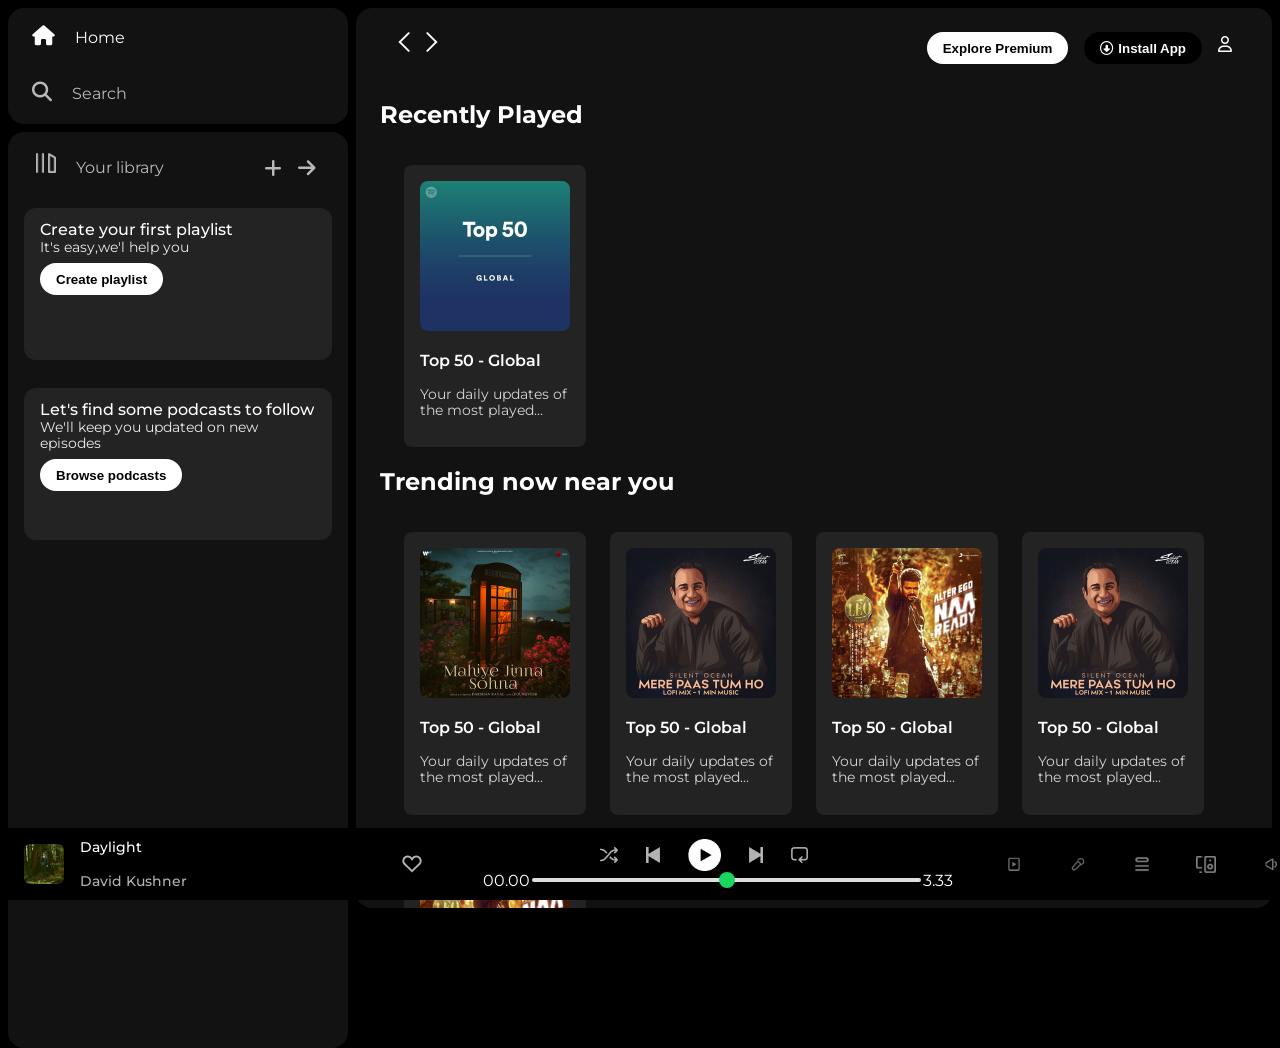
<file: index.html>
<!DOCTYPE html>
<html lang="en">
<head>
    <meta charset="UTF-8">
    <meta name="viewport" content="width=device-width, initial-scale=1.0">
    <link rel="stylesheet" href="https://cdnjs.cloudflare.com/ajax/libs/font-awesome/6.7.2/css/all.min.css" integrity="sha512-Evv84Mr4kqVGRNSgIGL/F/aIDqQb7xQ2vcrdIwxfjThSH8CSR7PBEakCr51Ck+w+/U6swU2Im1vVX0SVk9ABhg==" crossorigin="anonymous" referrerpolicy="no-referrer" />
    <link rel="icon" href="images/logo.png">
    <title >Spotify - Web Player: Music for everyone</title>
    <link rel="preconnect" href="https://fonts.googleapis.com">
    <link rel="preconnect" href="https://fonts.gstatic.com" crossorigin>
    <link href="https://fonts.googleapis.com/css2?family=Montserrat:ital,wght@0,100..900;1,100..900&display=swap" rel="stylesheet">
    <link rel="stylesheet" href="styles.css">
</head>
<body>
    <div class="main">
        <div class="sidebar">
            <div class="nav">
                <div class="nav-option" style="opacity: 1;">
                    <i class="fa-solid fa-house"></i>
                    <a href="#">Home</a>
                </div>
                <div class="nav-option">
                    <i class="fa-solid fa-magnifying-glass"></i>
                    <a href="#">Search</a>
                </div>
            </div>
            <div class="library">
                <div class="options">
                    <div class="lib_option nav-option">
                        <img src="images/library_icon.png">
                        <a href="#">Your library</a>
                    </div>    
                    <div class="icons">
                        <i class="fa-solid fa-plus"></i>
                        <i class="fa-solid fa-arrow-right"></i>
                    </div>
                </div>
                    <div class="lib-box">
                    <div class="box">
                        <div class="box-p1">Create your first playlist</div>
                        <div class="box-p2">It's easy,we'l help you</div>
                        <button class="badge">Create playlist</button>    
                    </div>
                    <div class="box">
                        <div class="box-p1">Let's find some podcasts to follow</div>
                        <div class="box-p2">We'll keep you updated on new episodes</div>
                        <button class="badge">Browse podcasts</button>    
                    </div>
                </div>
            </div>
        </div>
        <div class="main-content">
            <div class="sticky-nav">
                <div class="sticky-nav-icon">
                    <img src="images/backward_icon.png" >
                    <img src="images/forward_icon.png" class="hide">
                </div>
                <div class="sticky-nav-options">
                    <button class="badge nav-item hide">Explore Premium</button>
                    <button class="badge nav-item dark-badge"><i class="fa-regular fa-circle-down "style="margin-right:5px;"></i>Install App</button>
                    <i class="fa-regular fa-user nav-item"></i>
                </div>
            </div>

            <h2>Recently Played</h2>
            <div class="cards-container">
                <div class="card">
                    <img src="images/card1img.jpeg" class="card-img">
                    <p class="card-title">Top 50 - Global</p>
                    <p class="card-info">Your daily updates of the most played...</p>
                </div>
            </div> 
            
            <h2>Trending now near you</h2>
            <div class="cards-container">
                <div class="card">
                    <img src="images/card2img.jpeg" class="card-img">
                    <p class="card-title">Top 50 - Global</p>
                    <p class="card-info">Your daily updates of the most played...</p>
                </div>
                <div class="card">
                    <img src="images/card3img.jpeg" class="card-img">
                    <p class="card-title">Top 50 - Global</p>
                    <p class="card-info">Your daily updates of the most played...</p>
                </div>
                <div class="card">
                    <img src="images/card4img.jpeg" class="card-img">
                    <p class="card-title">Top 50 - Global</p>
                    <p class="card-info">Your daily updates of the most played...</p>
                </div>
                <div class="card">
                    <img src="images/card3img.jpeg" class="card-img">
                    <p class="card-title">Top 50 - Global</p>
                    <p class="card-info">Your daily updates of the most played...</p>
                </div>
                <div class="card">
                    <img src="images/card4img.jpeg" class="card-img">
                    <p class="card-title">Top 50 - Global</p>
                    <p class="card-info">Your daily updates of the most played...</p>
                </div>
            </div>
            <h2>Featured Chart</h2>
            <div class="cards-container">
                <div class="card">
                    <img src="images/card5img.jpeg" class="card-img">
                    <p class="card-title">Top Songs - Global</p>
                    <p class="card-info">Your daily updates of the most played...</p>
                </div>
                <div class="card">
                    <img src="images/card6img.jpeg" class="card-img">
                    <p class="card-title">Top Songs - India</p>
                    <p class="card-info">Your daily updates of the most played...</p>
                </div>
                <div class="card">
                    <img src="images/card1img.jpeg" class="card-img">
                    <p class="card-title">Top 50 - Global</p>
                    <p class="card-info">Your daily updates of the most played...</p>
                </div>
            </div> 
            <div class="footer">
                <div class="line"></div>
            </div>
        </div>
        <div class="music-player">
            <div class="album">
                <img src="images/album_picture.jpeg" class="player-album-icon1">
                
                <div class="txt">
                    <div class="div_text1">
                        <p class="player-album-text1">Daylight</p>
                    </div>
                    <div class="div_text2">
                        <p class="player-album-text2">David Kushner</p>
                    </div>
                </div>    
                
                <img src="images/album_icon1.png" class="player-album-icon2">
            </div>
            
            <div class="player">
                <div class="player-control">
                    <img src="images/player_icon1.png" class="player-control-icon">
                    <img src="images/player_icon2.png" class="player-control-icon">
                    <img src="images/player_icon3.png" class="player-control-icon" style=" opacity: 1; height: 2rem;">
                    <img src="images/player_icon4.png" class="player-control-icon">
                    <img src="images/player_icon5.png" class="player-control-icon">
                </div>
                <div class="playback-bar">
                    <span class="curr-time">00.00</span>
                    <input type="range" min="0" max="100" class="progess-bar" step="1">
                    <span class="total-time">3.33</span>
                </div>
            </div>
                <div class="controls">
                    <div class="player-controls">
                    <img src="images/controls_icon1.png" class="player-controls-icon">
                    <img src="images/controld_icon2.png" class="player-controls-icon">
                    <img src="images/controls_icon3.png" class="player-controls-icon3">
                    <img src="images/controls_icon4.png" class="player-controls-icon4">
                    <img src="images/controls_icon5.png" class="player-controls-icon">
                </div>
            </div>
        </div>
    </div>
</body>
</html>
</file>
<file: styles.css>
body{
font-family: "Montserrat", sans-serif;
margin: 0;
background-color: black;
color: white;
overflow: hidden;
}

.main{
    display: flex;
    height: 100vh;
    padding: 0.5rem;
}

.sidebar{
    background-color :black;
    width:340px;
    border-radius: 1rem; /* 1 rem = 16px */
    margin-right:0.5rem;
}
.main-content{
    background-color: #121212;
    flex:1rem;
    border-radius: 1rem; /* 1 rem = 16px */
    overflow : auto;
    padding: 0 1.5rem 0 1.5rem;
}
.music-player{
    background-color: black ;
    position: fixed;
    width: 100%;
    bottom: 0;
    height: 72px;
}
a{
    text-decoration: none;
    color: #fff;
}

.nav{
    background-color: #121212;
    border-radius: 1rem;
    display: flex;
    flex-direction: column;
    justify-content: center;
    height:100px;
    padding:0.5rem 0.75rem;
}
.nav-option{
    line-height: 2.5rem;
    opacity: 0.7;
    padding:0.5rem 0.75rem;
}
.nav-option:hover{
    opacity: 1;
}
.nav-option i{
    font-size: 1.25rem;
}
.nav-option a{
    font-size:1rem;
    margin-left: 1rem;
}

.library{
    background-color: #121212;
    border-radius: 1rem;
    height: 100%;
    margin-top:0.5rem;
    padding:0.5rem 1rem;
}
.options{
    display: flex;
    justify-content: space-between; 
    align-items: center;
}
.lib_option img {
    height : 1.25rem;
    width : 1.25rem;
} 

.icons{
    font-size:1.25rem;
    display: flex;
}

.icons i{
    opacity: 0.7;
    margin-right:1rem;
}
.icons i:hover{
    opacity: 1;
}
.box{
    background-color: #232323;
    height: 8rem;
    border-radius: 0.75rem;
    margin : 0.75rem 0 1.75rem 0;
    padding: 0.75rem 1rem;
}
.box-p1{
    font-size: 1rem;
    font-weight: 500;
}
.box-p2{
    font-size: 0.85rem;
    opacity:0.9;
}

.badge{
    background-color: #fff;
    border:none;
    border-radius: 100px;
    padding:0.25rem 1rem;
    font-weight:700;
    margin-top: 0.5rem;
    height: 2rem ;
    width: fit-content;
}

.dark-badge{
    background-color: #000;
    color: #fff;
}

.sticky-nav{
    position: sticky;
    top: 0;
    background-color: #121212;
    display: flex;
    justify-content: space-between;
    align-items: center;
    padding: 1rem 0 1rem 0;
    z-index: 10;
}
.sticky-nav-icon {
    margin-left :0.75rem;
}
.sticky-nav-options{
    display: flex;
    justify-content: center;
    align-items: center ;
}
.nav-item{
    margin-right:1rem;
}

@media (max-width:1000px){
    .hide{
        display:none;
    }
}
.card  {
    background-color: #232323;
    width:150px;
    border-radius:0.5rem;
    padding: 1rem;
    margin-left: 1.5rem;
    margin-top:1rem ;
}
.cards-container{
    display:flex;
    flex-wrap:wrap ;
}
.card-img{
    width:100%;
    border-radius:0.5rem;
}
.card-title{
    font-weight: 600;
}
.card-info{
    font-size: 0.85rem;
    opacity: 0.8;
}

.footer{
    height: 300px;
    display: flex;
    align-items: center;
    justify-content: center;
}
.line{
    width:90%;
    height:30%;
    border-top: 1px solid white;
    opacity: 0.4;
}
.music-player{
    display:flex;
    justify-content: space-between;
    align-items: center;
}
.album{
    width : 25%;
}
.player{
    width : 50%;
}
.controls{
    width: 25%;
}
.player-control{
    display:flex;
    justify-content: center;
    align-items: center;
}
.player-control-icon{
    height:1rem;
    margin-right: 1.75rem;
    opacity: 0.7;
}
.player-control-icon:hover{
    opacity: 1;
}
.playback-bar{
    display:flex;
    justify-content: center;
    align-items: center;
}
.progess-bar{
    width: 70%;
    appearance: none;
    background-color: transparent;
    cursor: pointer;
}
.progess-bar::-webkit-slider-runnable-track{
    background-color: #ddd;
    border-radius: 100px;
    height:0.2rem;
}
.progess-bar::-webkit-slider-thumb{
    appearance: none;
    height:16px;
    width:16px;
    background-color: #1bd760;
    border-radius: 50%;
    margin-top: -6px;
}

.album {
    display: flex;
    align-items: center;
    justify-content: space-between;
    width: 100%;          
    max-width: 400px;
    padding: 0 1rem;
    gap: 1rem;
}


.player-album-icon1 {
    width: 40px;
    height: 40px;
    object-fit: cover;
    border-radius: 6px;
}

.player-album-icon2 {

    opacity: 0.7;
}

.player-album-icon2:hover {
    opacity: 1;
}

.txt {
    flex-grow: 1;
    font-weight: 500;
    font-size: 0.9rem;
    line-height: 1.2rem;
}

.div_text1:hover {
    text-decoration: underline;
}

.div_text2 {
    opacity: 0.7;
    font-size: 0.85rem;
}

.div_text2:hover {
    opacity: 1;
    text-decoration: underline;
}

.controls {
    display: flex;
    justify-content: center;
    align-items: center;
}

.player-controls {
    display: flex;
    align-items: center;
    gap: 1.75rem;
}

.controls {
    display: flex;
    justify-content: center;
    align-items: center;
}

.player-controls {
    display: flex;
    align-items: center;
    gap: 1.75rem; 
}

.player-controls-icon,.player-controls-icon3,.player-controls-icon4 {
    width: 20px;  
    height: 50px;
    padding: 8px;
    cursor: pointer;
    object-fit: contain;  
}
.player-controls-icon{
    opacity: 0.7;
}
.player-controls-icon3,.player-controls-icon4{
    opacity: 0.5;
}

.player-controls-icon:hover{
    opacity: 1;
}
.player-controls-icon3:hover{
    opacity:0.8;
}
.player-controls-icon4:hover{
    opacity:0.8;
}
</file>
